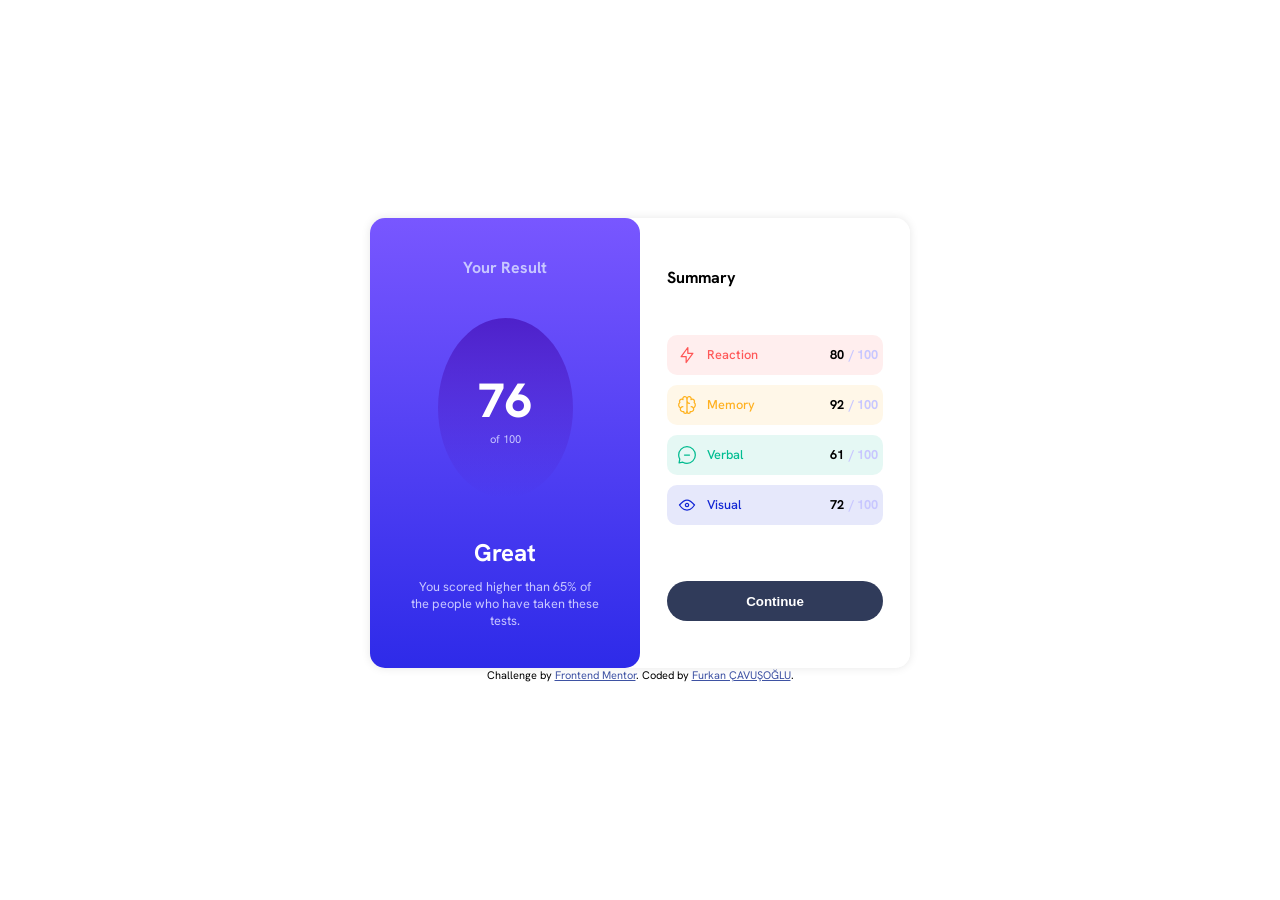
<file: summary-component/index.html>
<!DOCTYPE html>
<html lang="en">
  <head>
    <meta charset="UTF-8" />
    <meta name="viewport" content="width=device-width, initial-scale=1.0" />
    <!-- displays site properly based on user's device -->

    <link
      rel="icon"
      type="image/png"
      sizes="32x32"
      href="./assets/images/favicon-32x32.png"
    />
    <link rel="stylesheet" href="./main.css" />
    <title>Frontend Mentor | Results summary component</title>

    <!-- Feel free to remove these styles or customise in your own stylesheet 👍 -->
    <style>
      .attribution {
        font-size: 11px;
        text-align: center;
      }
      .attribution a {
        color: hsl(228, 45%, 44%);
      }
    </style>
  </head>
  <body>
    <main>
      <section class="left">
        <header class="result">Your Result</header>
        <div class="result-number">
          <div class="result-number-first">76</div>
          <div class="result-number-second">of 100</div>
        </div>
        <div class="sub-result">
          <div class="sub-result-number">Great</div>
          <div class="sub-result-details">
            You scored higher than 65% of the people who have taken these tests.
          </div>
        </div>
      </section>
      <section class="right">
        <header class="summary">Summary</header>
        <article class="stats">
          <div class="reaction">
            <div class="stats-left">
              <img src="./assets/images/icon-reaction.svg" alt="reaction" />
              <div class="reaction-text">Reaction</div>
            </div>
            <div class="score">80<span class="hundred"> / 100</span></div>
          </div>
          <div class="memory">
            <div class="stats-left">
              <img src="./assets/images/icon-memory.svg" alt="memory" />
              <div class="memory-text">Memory</div>
            </div>
            <div class="score">92<span class="hundred"> / 100</span></div>
          </div>
          <div class="verbal">
            <div class="stats-left">
              <img src="./assets/images/icon-verbal.svg" alt="verbal" />
              <div class="verbal-text">Verbal</div>
            </div>
            <div class="score">61<span class="hundred"> / 100</span></div>
          </div>
          <div class="visual">
            <div class="stats-left">
              <img src="./assets/images/icon-visual.svg" alt="visual" />
              <div class="visual-text">Visual</div>
            </div>
            <div class="score">72<span class="hundred"> / 100</span></div>
          </div>
        </article>
        <button>Continue</button>
      </section>
    </main>
    <div class="attribution">
      Challenge by
      <a href="https://www.frontendmentor.io?ref=challenge" target="_blank"
        >Frontend Mentor</a
      >. Coded by <a href="https://github.com/furkancavusoglu">Furkan ÇAVUŞOĞLU</a>.
    </div>
  </body>
</html>
</file>
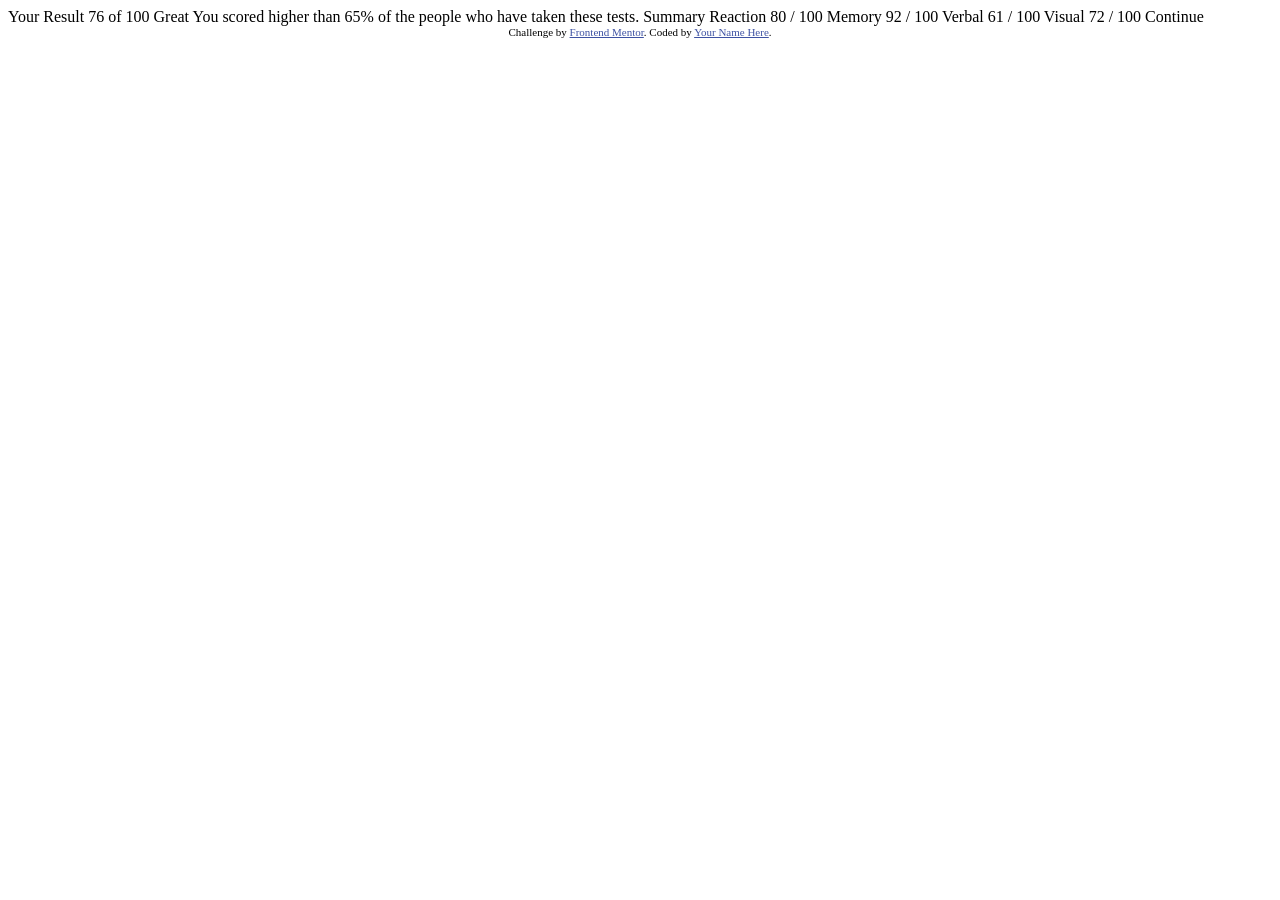
<file: results-summary-component-main/summary-component/index.html>
<!DOCTYPE html>
<html lang="en">
<head>
  <meta charset="UTF-8">
  <meta name="viewport" content="width=device-width, initial-scale=1.0"> <!-- displays site properly based on user's device -->

  <link rel="icon" type="image/png" sizes="32x32" href="./assets/images/favicon-32x32.png">
  
  <title>Frontend Mentor | Results summary component</title>

  <!-- Feel free to remove these styles or customise in your own stylesheet 👍 -->
  <style>
    .attribution { font-size: 11px; text-align: center; }
    .attribution a { color: hsl(228, 45%, 44%); }
  </style>
</head>
<body>

  Your Result
  76
  of 100

  Great
  You scored higher than 65% of the people who have taken these tests.
  
  Summary

  Reaction
  80 / 100

  Memory
  92 / 100

  Verbal
  61 / 100

  Visual
  72 / 100

  Continue
  
  <div class="attribution">
    Challenge by <a href="https://www.frontendmentor.io?ref=challenge" target="_blank">Frontend Mentor</a>. 
    Coded by <a href="#">Your Name Here</a>.
  </div>
</body>
</html>
</file>
<file: summary-component/main.css>
@font-face {
  font-family: "CustomFont";
  src: url("./assets/fonts/HankenGrotesk-VariableFont_wght.ttf");
}

* {
  margin: 0;
  padding: 0;
  box-sizing: border-box;
}

:root {
  --white: hsl(0, 0%, 100%);
  --pale-blue: hsl(221, 100%, 96%);
  --light-lavender: hsl(241, 100%, 89%);
  --dark-gray-blue: hsl(224, 30%, 27%);
  --light-slate-blue: hsl(252, 100%, 67%);
  --light-royal-blue: hsl(241, 81%, 54%);
  --violet-blue: hsla(256, 72%, 46%, 1);
  --persian-blue: hsla(241, 72%, 46%, 0);
  --light-red: hsl(0, 100%, 67%);
  --orangey-yellow: hsl(39, 100%, 56%);
  --green-teal: hsl(166, 100%, 37%);
  --cobalt-blue: hsl(234, 85%, 45%);
}

body {
  height: 100vh;
  font-family: "CustomFont", sans-serif;
  display: flex;
  align-items: center;
  justify-content: center;
  flex-direction: column;
}

main {
  display: flex;
  align-items: stretch;
  justify-content: center;
  border-radius: 15px;
  box-shadow: 0px 0px 10px 0px rgba(0, 0, 0, 0.1);
  height: 50%;
}

.left {
  display: flex;
  flex-direction: column;
  align-items: center;
  justify-content: space-evenly;
  background-image: linear-gradient(
    var(--light-slate-blue),
    var(--light-royal-blue)
  );
  border-radius: 15px;
  width: 50%;
}

.result {
  color: var(--light-lavender);
  font-weight: 700;
}

.result-number {
  width: 50%;
  height: 40%;
  background-image: linear-gradient(var(--violet-blue), var(--persian-blue));
  border-radius: 50%;
  display: flex;
  align-items: center;
  justify-content: center;
  flex-direction: column;
}

.result-number-first {
  color: var(--white);
  font-weight: 800;
  font-size: 3rem;
}

.result-number-second {
  color: var(--light-lavender);
  font-size: 0.7rem;
}

.sub-result {
  text-align: center;
}

.sub-result-number {
  color: var(--white);
  font-weight: 700;
  font-size: 1.5rem;
  margin-bottom: 10px;
}

.sub-result-details {
  color: var(--light-lavender);
  text-align: center;
  font-size: 0.8rem;
  width: 70%;
  margin: 0 auto;
}

.right {
  background-color: var(--white);
  border-radius: 15px;
  width: 50%;
  display: flex;
  flex-direction: column;
  align-items: center;
  justify-content: space-evenly;
}

.summary {
  font-weight: 700;
  margin: 2px 0 0 10%;
  align-self: flex-start;
}

.stats {
  width: 80%;
}

.stats div {
  display: flex;
  justify-content: space-between;
  align-items: center;
  border-radius: 10px;
}

.stats-left > * {
  margin-left: 10px;
}

.reaction,
.memory,
.verbal,
.visual {
  height: 2.5rem;
  margin-bottom: 10px;
}

.score {
  font-weight: 700;
  font-size: 0.8rem;
  margin-right: 5px;
  text-align: baseline;
}

.reaction-text,
.memory-text,
.verbal-text,
.visual-text {
  font-weight: 500;
  font-size: 0.8rem;
}

.hundred {
  color: var(--light-lavender);
  margin-left: 5px;
  font-size: 0.8rem;
}

.reaction {
  background: hsla(0, 100%, 67%, 0.1);
}

.reaction-text {
  color: var(--light-red);
}

.memory {
  background-color: hsla(39, 100%, 56%, 0.1);
}

.memory-text {
  color: var(--orangey-yellow);
}

.verbal {
  background-color: hsla(166, 100%, 37%, 0.1);
}

.verbal-text {
  color: var(--green-teal);
}

.visual {
  background-color: hsla(234, 85%, 45%, 0.1);
}

.visual-text {
  color: var(--cobalt-blue);
}

button {
  background-color: var(--dark-gray-blue);
  color: var(--white);
  border: none;
  border-radius: 20px;
  width: 80%;
  height: 2.5rem;
  font-weight: 700;
  cursor: pointer;
}

button:hover {
  background-image: linear-gradient(
    var(--light-slate-blue),
    var(--light-royal-blue)
  );
}

@media (max-width: 600px) {
  main {
    width: 100%;
    height: 100%;
    flex-direction: column;
  }

  .left {
    width: 100%;
    height: 40%;
    border-radius: 0 0 20px 20px;
  }

  .result-number {
    width: 30%;
    height: 40%;
  }

  .sub-result-details {
    width: 60%;
  }

  .right {
    justify-content: flex-start;
    gap: 1rem;
    width: 100%;
    height: 60%;
  }

  .summary {
    margin: 1rem 0 0 5%;
    width: 90%;
  }

  .stats {
    width: 90%;
  }

  .reaction,
  .memory,
  .verbal,
  .visual {
    height: 3rem;
  }

  .reaction-text,
  .memory-text,
  .verbal-text,
  .visual-text {
    font-weight: 500;
    font-size: 0.9rem;
  }

  .score,
  .hundred {
    font-size: 0.9rem;
  }

  .hundred {
    margin-right: 10px;
  }

  button {
    width: 90%;
    height: 3rem;
  }
}

@media (min-width: 600px) {
  main {
    max-width: 60%;
  }
}
</file>
